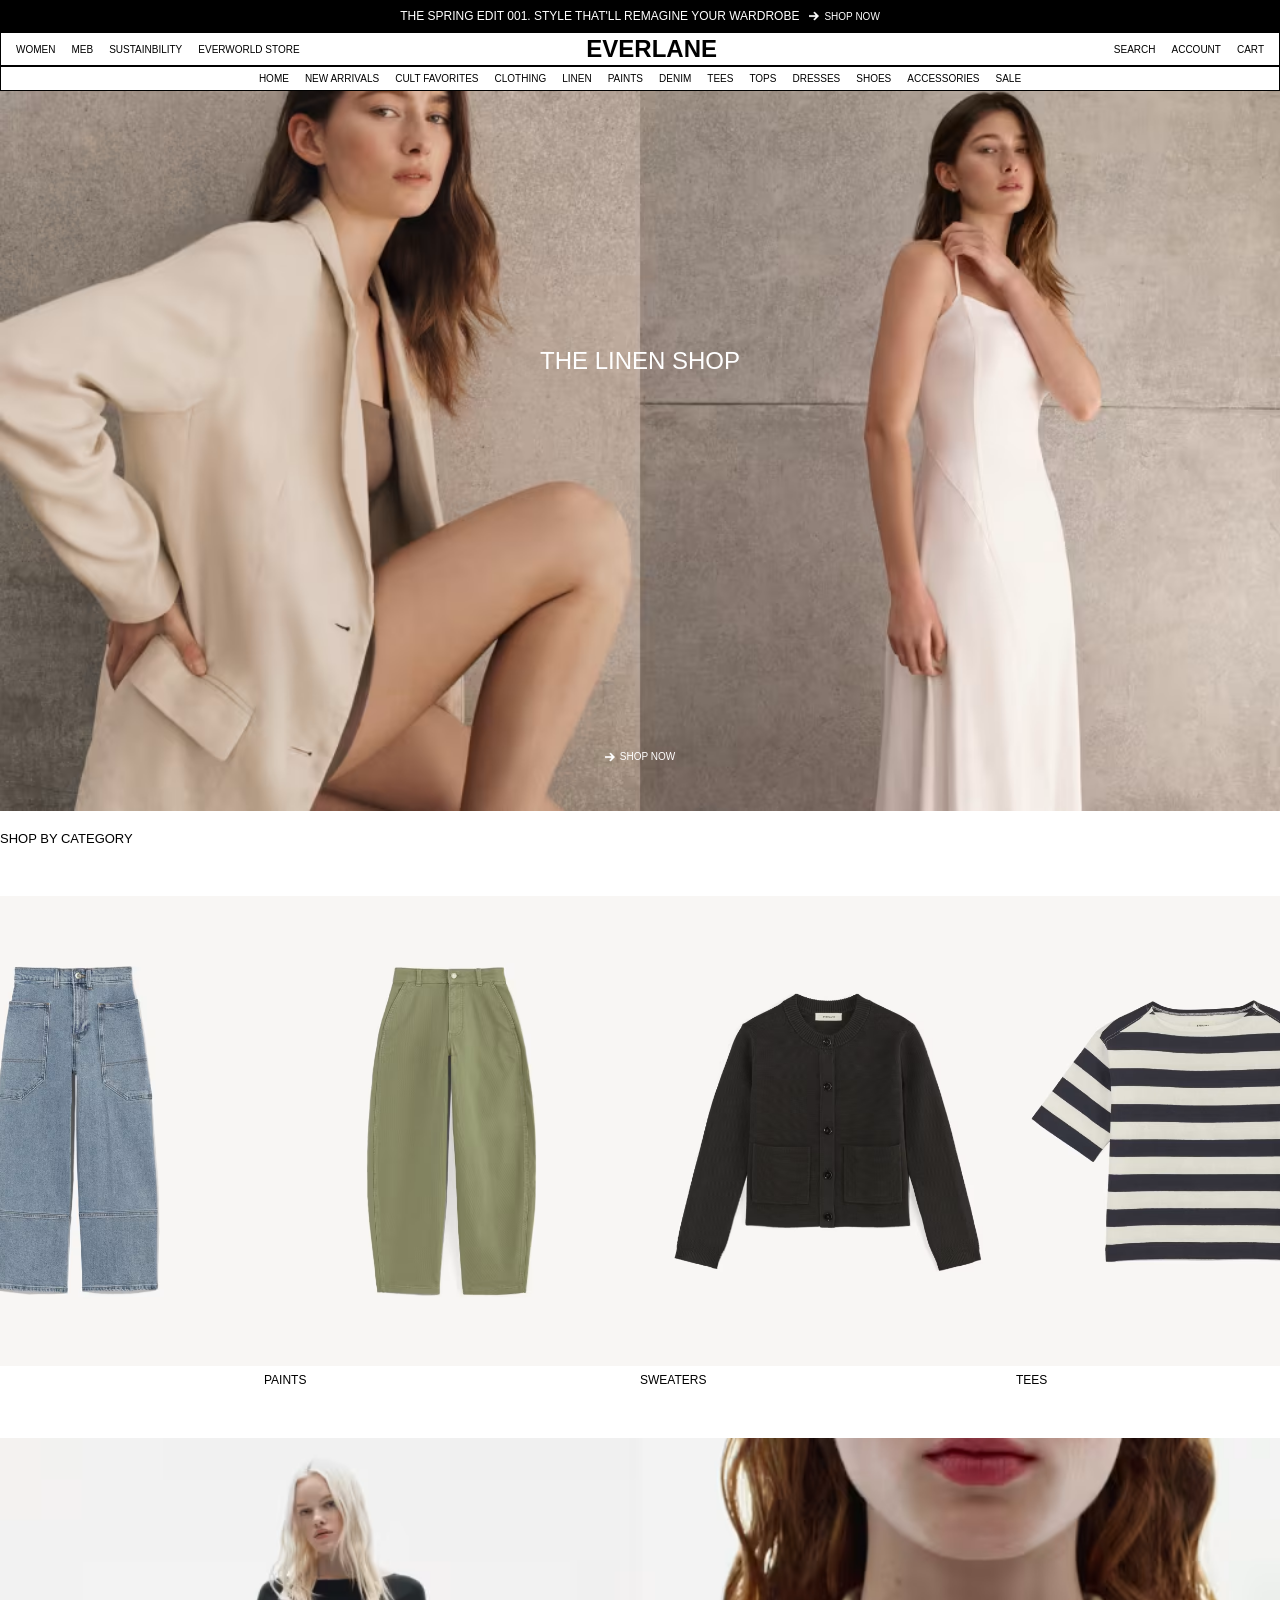
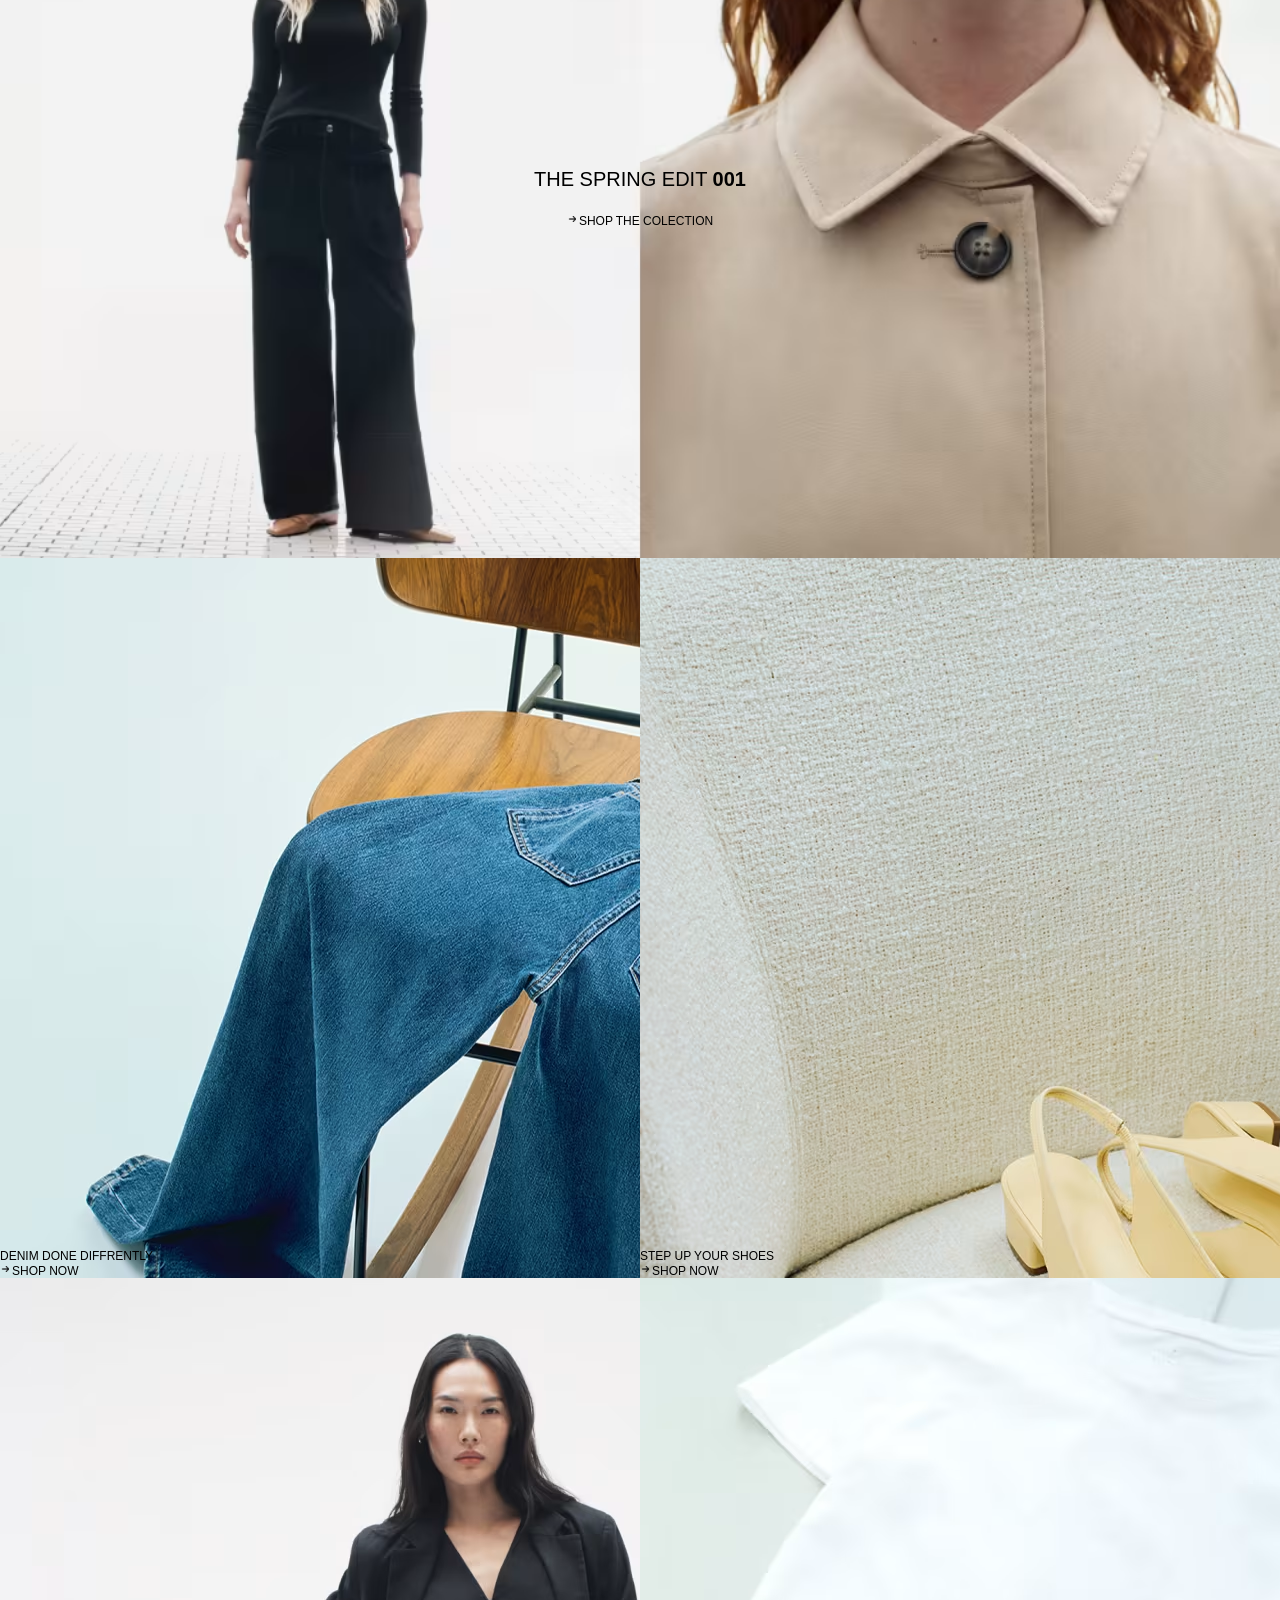
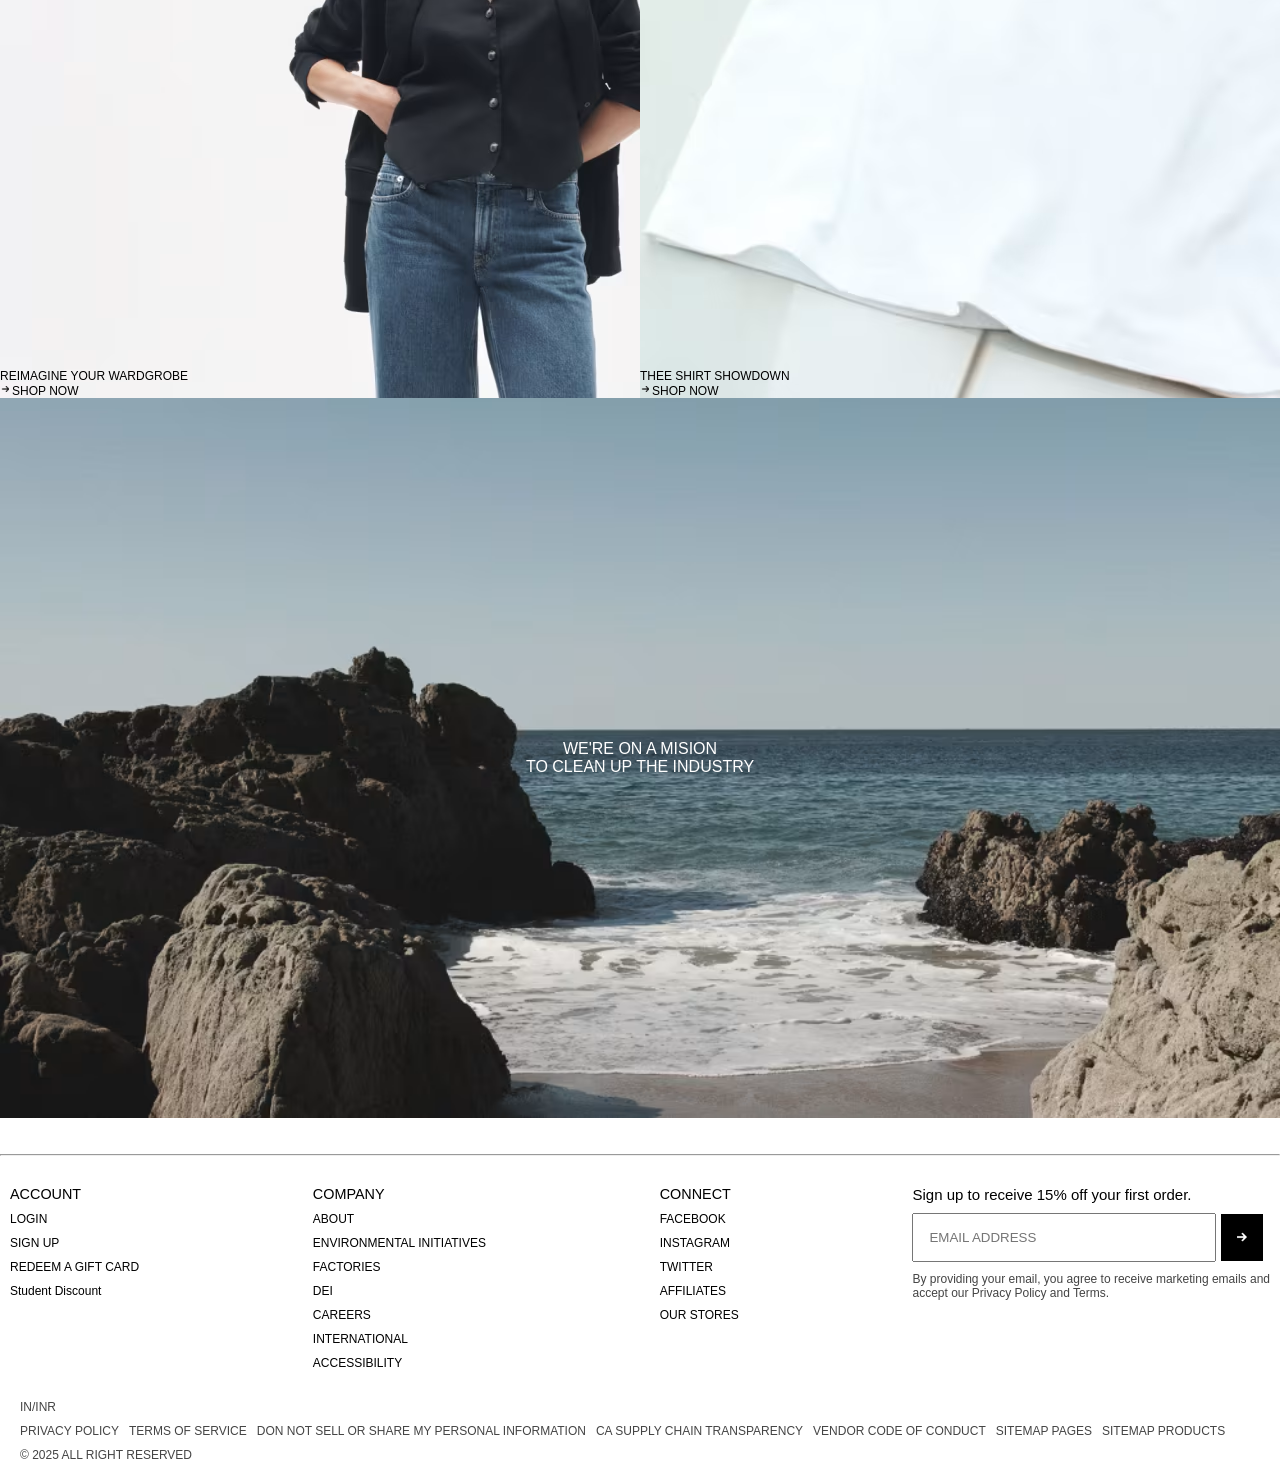
<file: Everlane/index.html>
<!DOCTYPE html>
<html lang="en">
<head>
    <meta charset="UTF-8">
    <meta name="viewport" content="width=device-width, initial-scale=1.0">
    <title>Everlane</title>
    <link rel="stylesheet" href="style.css">
     
</head>
<body>

    <header>
        <nav>
            <div class="nav1">
                <label for="">THE SPRING EDIT 001. STYLE THAT'LL REMAGINE YOUR WARDROBE</label>
                <button><img src="./assets/arrow-20-512.png" alt=""> SHOP NOW</button>

            </div>

            <div class="nav2">
                <div class="navlink1 link">
                    <a href="">WOMEN</a>
                    <a href="">MEB</a>
                    <a href="">SUSTAINBILITY</a>
                    <a href="">EVERWORLD STORE</a>
                </div>

                <div class="logo">
                    <h1>EVERLANE</h1>
                </div>

                <div class="navlink2 link">
                    <a href="">SEARCH</a>
                    <a href="">ACCOUNT</a>
                    <a href="">CART</a>
                </div>
            </div>

            <div class="nav3">
                <div class="navlink3 link">
                    <a href="">HOME</a>
                    <a href="">NEW ARRIVALS</a>
                    <a href="">CULT FAVORITES</a>
                    <a href="">CLOTHING</a>
                    <a href="">LINEN</a>
                    <a href="">PAINTS</a>
                    <a href="">DENIM</a>
                    <a href="">TEES</a>
                    <a href="">TOPS</a>
                    <a href="">DRESSES</a>
                    <a href="">SHOES</a>
                    <a href="">ACCESSORIES</a>
                    <a href="">SALE</a>
                </div>
            </div>
          
        </nav>
    </header>

    <section id="home">
       
            <div class="heading">
                <h1>THE LINEN SHOP</h1>
            </div>
            <div class="home-btn">
            <a href=""><img src="./assets/arrow-20-512.png" alt="">SHOP NOW</a>
            </div>
    </section>

    <div class="cat">
        <p>SHOP BY CATEGORY</p>
    </div>
    
    <div class="item-container">
       
        <div class="item1">
            <img src="./assets/denim.avif" alt="">
            <label for="">DENIM</label>
        </div>
        <div class="item1">
            <img src="./assets/paints.avif" alt="">
            <label for="">PAINTS</label>
        </div>
        <div class="item1">
            <img src="./assets/sweter.avif" alt="">
            <label for="">SWEATERS</label>
        </div>
        <div class="item1">
            <img src="./assets/tees.avif" alt="">
            <label for="">TEES</label>
        </div>
    </div>

   
<div id="parent">
    <div class="div1">
        <h1>THE SPRING EDIT <span>001</span></h1>
        <div class="a">
            <a href=""><img src="./assets/arrow-small-right (1).png" alt="">SHOP THE COLECTION</a>
        </div>
       
    </div>
    <div class="div2">
        <p>DENIM DONE DIFFRENTLY</p>
        <a href=""><img src="./assets/arrow-small-right.png" alt="">SHOP NOW</a>
    </div>
    <div class="div3">
        <p>STEP UP YOUR SHOES</p>
        <a href=""><img src="./assets/arrow-small-right.png" alt="">SHOP NOW</a>
    </div>
    <div class="div4">
        <p>REIMAGINE YOUR WARDGROBE</p>
        <a href=""><img src="./assets/arrow-small-right.png" alt="">SHOP NOW</a>
    </div>
    <div class="div5">
        <p>THEE SHIRT SHOWDOWN</p>
        <a href=""><img src="./assets/arrow-small-right.png" alt="">SHOP NOW</a>
    </div>
</div>
<section class="bg">
    <h1 class="2nd">WE'RE ON A MISION<h1>
    <h1 class="1st">TO CLEAN UP THE INDUSTRY</h1>
</section>

<br>
<br>
<hr>
    <div class="footer">
        <div class="footer1">
            <h1>ACCOUNT</h1>
            <a href="">LOGIN</a>
            <a href="">SIGN UP</a>
            <a href="">REDEEM A GIFT CARD</a>
            <a href="">Student Discount</a>
            
        </div>
        <div class="footer2">
            <h1>COMPANY</h1>
            <a href="">ABOUT</a>
            <a href="">ENVIRONMENTAL INITIATIVES</a>
            <a href="">FACTORIES</a>
            <a href="">DEI</a>
            <a href="">CAREERS</a>
            <a href="">INTERNATIONAL</a>
            <a href="">ACCESSIBILITY</a>
            
        </div>
        <div class="footer3">
            <h1>CONNECT</h1>
            <a href="">FACEBOOK</a>
            <a href="">INSTAGRAM</a>
            <a href="">TWITTER</a>
            <a href="">AFFILIATES</a>
            <a href="">OUR STORES</a>
            </div>

        <div class="footer4">
            <p>Sign up to receive 15% off your first order.</p>
            <div class="input">
                <input type="text" placeholder="EMAIL ADDRESS">  
                <button type="button"><img src="./assets/arrow-20-512.png" alt=""></button>  
                </div>
           
            <p class="term">By providing your email, you agree to receive marketing emails and <br> accept our <a href="">Privacy Policy</a> and <a href="">Terms.</a></p>     
            </div>
 
    </div>

    <footer>
        <div class="ft">
            <div class="ft1">
                <p>IN/INR</p>
            </div>
    
            <div class="ft2">
                <a href="">PRIVACY POLICY</a>
                <a href="">TERMS OF SERVICE</a>
                <a href="">DON NOT SELL OR SHARE MY PERSONAL INFORMATION</a>
                <a href="">CA SUPPLY CHAIN TRANSPARENCY</a>
                <a href="">VENDOR CODE OF CONDUCT</a>
                <a href="">SITEMAP PAGES</a>
                <a href="">SITEMAP PRODUCTS</a>
            </div>
    
            <div class="ft3">
                <p>© 2025  ALL RIGHT RESERVED</p>
            </div> 
        </div>
      
    </footer>
    
</body>
</html>
</file>
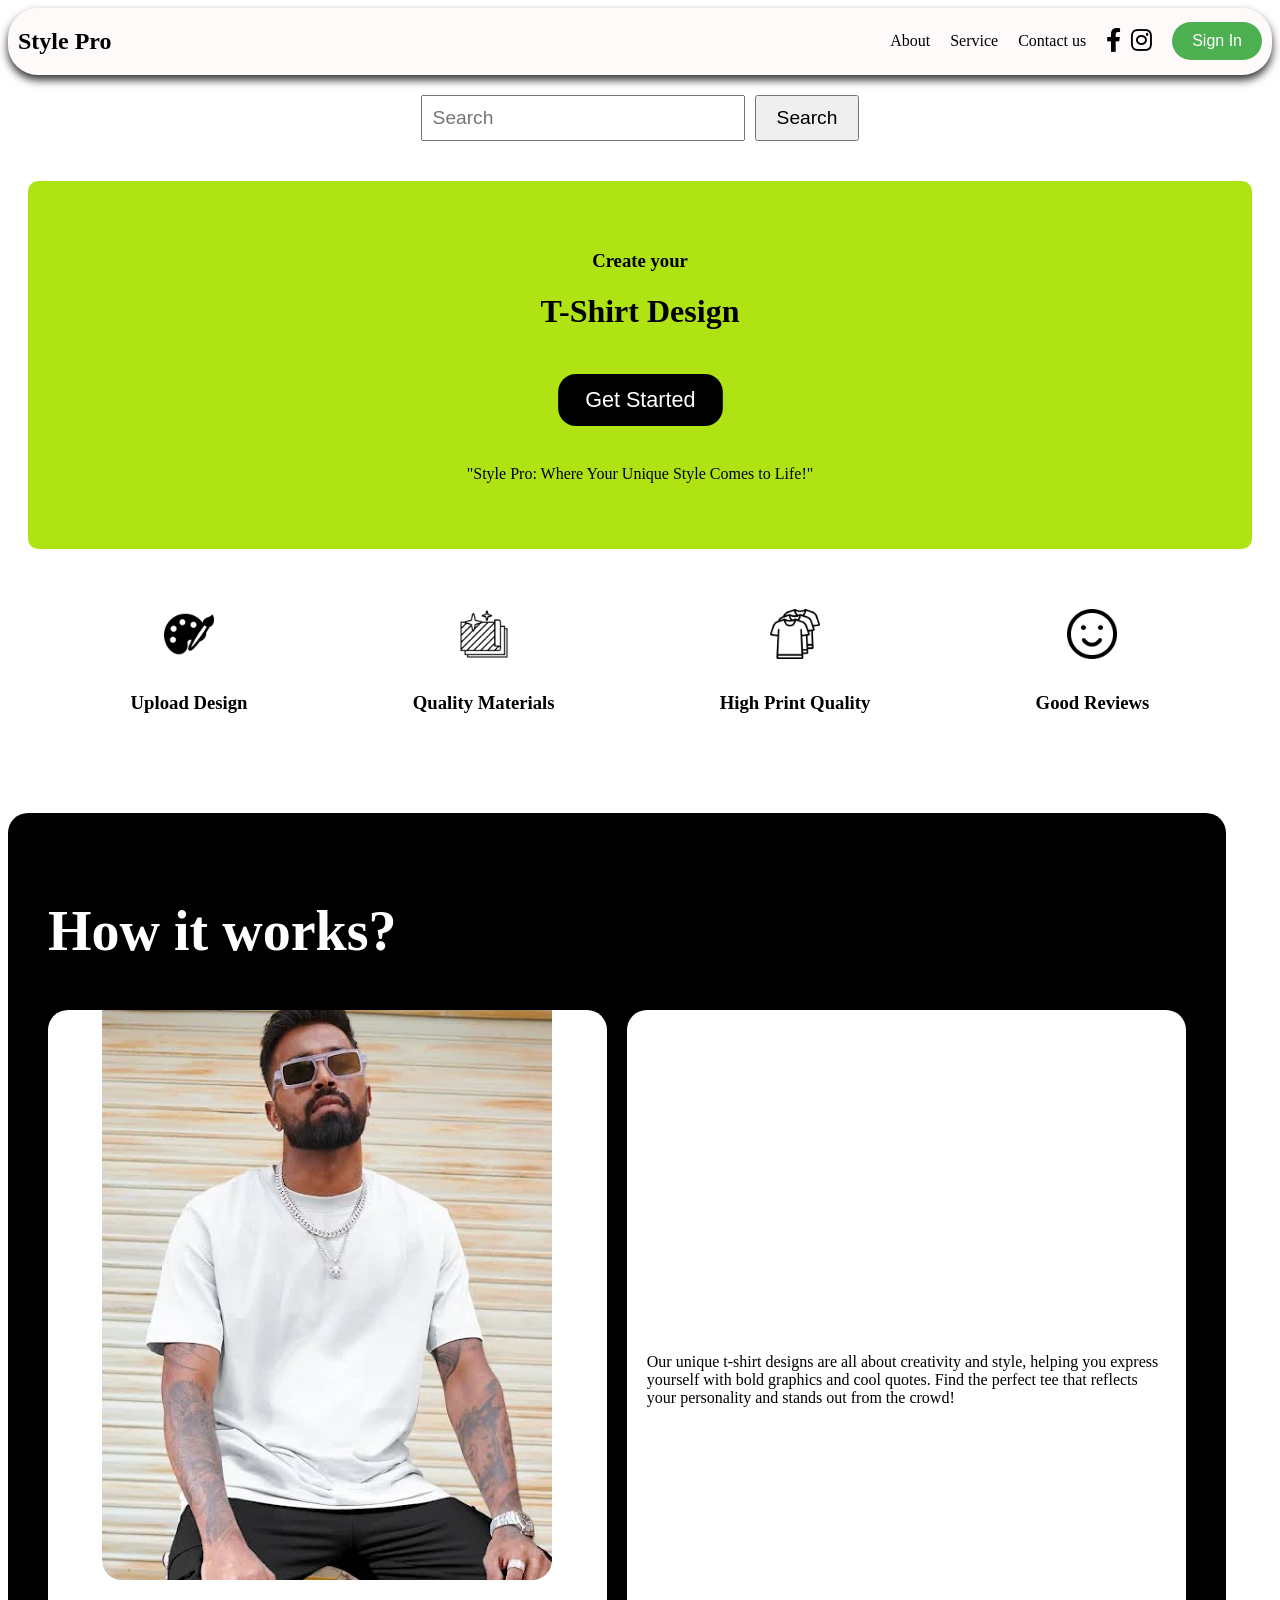
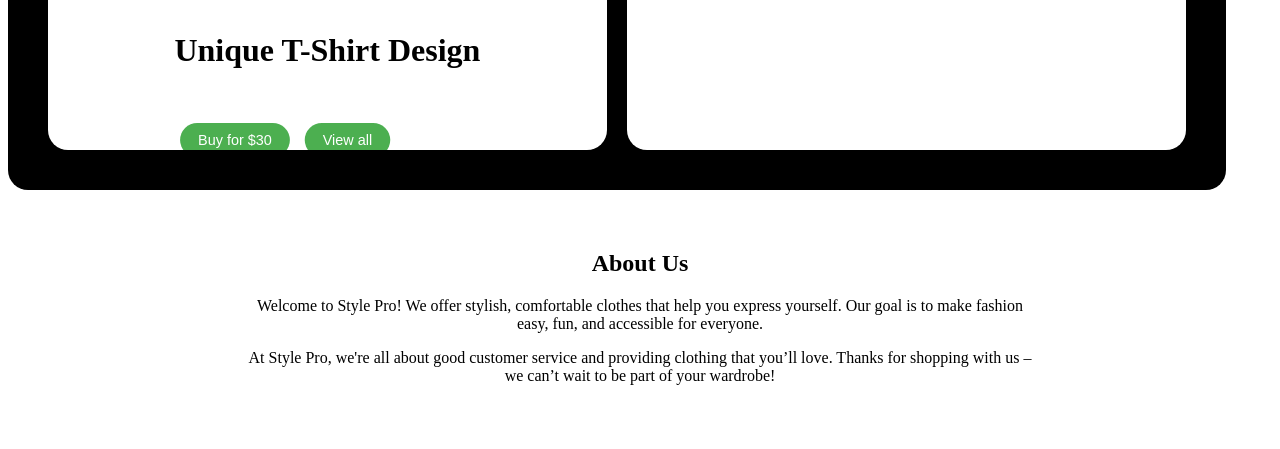
<file: Style Pro/stylepro.html>
<!DOCTYPE html>
<html lang="en">
<head>
    <meta charset="UTF-8">
    <meta name="viewport" content="width=device-width, initial-scale=1.0">
    <title>Style Pro</title>
    <link rel="stylesheet" href="https://cdnjs.cloudflare.com/ajax/libs/font-awesome/6.0.0-beta3/css/all.min.css">
    <style>
        .navbar {
            display: flex;
            justify-content: space-evenly;
            align-items: center;
            background-color: #fffafa;
            color: rgb(0, 0, 0);
            /* padding: 1px; */
            border-radius: 30px;
            box-shadow: 0 5px 9px #333;
        }
        /* .navbar h1 {
            font-size: 10px;
            margin-left: 20px;
            
        } */
        .navbar p {
            font-size: 1rem;
            cursor: pointer;
            transition: 0.9s;
        }
        .navbar p:hover {
            background-color: #f3f397;
            transform: scale(1.1);
            transition: transform 0.3s ease-in-out;
        }
        .navbar button {
            background-color: #4CAF50;
            color: white;
            border: none;
            padding: 10px 20px;
            cursor: pointer;
            font-size: 1rem;
            border-radius: 20px;
            margin-right: 10px;
        }
        .navbar button:hover {
            background-color: #37372c;
            transform: scale(1.1);
            transition: transform 0.3s ease-in-out;
        }
        .navbar .social-icons {
            display: flex;
            gap: 10px;
        }
        .navbar .social-icons a {
            color: rgb(0, 0, 0);
            font-size: 1.5rem;
        }
        .navbar .social-icons a:hover {
            color: #868456;
            transform: scale(1.1);
            transition: transform 0.3s ease-in-out;
        }
        .navbar .logo {
            /* font-size: 1.5rem; */
            margin-left: 10px;
        }
        .navbar .menu {
            display: flex;
            gap: 20px;
        }
        .search-bar {
            display: flex;
            justify-content: center;
            align-items: center;
            gap: 10px;
            padding: 20px;
        }  
        .green-box-section {
            background: rgb(175, 227, 19);
            text-align: center;
            padding: 50px;
            margin: 20px;
            border-radius: 10px;
        }
        .button {
            background: black;
            color: white;
            padding: 10px 20px;
            border: none;
            border-radius: 20px;
            margin: 20px 0;
            cursor: pointer;
            transition: transform 0.3s ease-in-out;
            transform: scale(0.9);
        }
        .button:hover {
            transform: scale(1.1);
        }
        .features {
            display: flex;
            justify-content: space-around;
            padding: 40px;
            text-align: center;
        }
        .feature-item img {
            width: 50px;
            margin-bottom: 10px;
        }
        .how-it-works {
            background: black;
            color: rgb(255, 255, 255);
            padding: 40px;
            border-radius: 20px;
            margin-top: 40px;
            height: 90%;
            width: 90%;
        button {
                background-color: #4CAF50;
                color: white;
                border: none;
                padding: 10px 20px;
                cursor: pointer;
                font-size: 1rem;
                border-radius: 20px;
                transition: transform 0.3s ease-in-out;
                transform: scale(0.9);
            }
         }
        .how-it-works:hover 
       img {
            transform: scale(1.1);
        }
        .product-section {
            display: flex; 
            gap: 20px; 
            justify-content: 
            center;
        }
        .fir-background {
            background: white; 
            width: 900px; 
            height: 700px; 
            display: flex; 
            flex-direction: column; 
            justify-content: center; 
            align-items: center; 
            border-radius: 20px; 
            overflow: hidden; 
            padding: 20px;
        }
        .sec-background {
            background: white; 
            width: 900px; 
            height: 700px; 
            border-radius: 20px; 
            display: flex; 
            flex-direction: column; 
            justify-content: center; 
            align-items: center; 
            padding: 20px;
        }
        .about-us {
            text-align: center;
            padding: 40px;
            max-width: 800px;
            margin: 0 auto;
        }
    </style>
</head>
<body>
    <section id="home-section">
        <div class="navbar">
            
            <div class="logo">
                <h2>Style Pro</h2>
            </div>

            <div style="margin-left: auto; display: flex; align-items: center; gap: 20px;">
                <div class="menu">
                    <p>About</p>
                    <p>Service</p>
                    <p>Contact us</p>
                </div>
                <div class="social-icons">
                    <a href="https://www.facebook.com" target="_blank"><i class="fab fa-facebook-f"></i></a>
                    <a href="https://www.instagram.com" target="_blank"><i class="fab fa-instagram"></i></a>
                </div>
                <button>Sign In</button>
            </div>
    </section>

    <section id="search-section">
        <div class="search-bar">
            <input type="text" placeholder="Search" style="font-size: 1.2rem; padding: 10px; width: 300px;">
            <button style="font-size: 1.2rem; padding: 10px 20px;">Search</button>
        </div>
    </section>


    <div class="green-box-section">
        <h3>Create your</h3>
        <h1>T-Shirt Design</h1>
        <button class="button" style="font-size: 1.5rem; padding: 15px 30px;">Get Started</button>
        <p>"Style Pro: Where Your Unique Style Comes to Life!"</p>
    </div>

    <div class="features">
        <div class="feature-item">
            <img src="paint-board-and-brush.png" alt="Upload Design">
            <h3>Upload Design</h3>
            
        </div>
        <div class="feature-item">
            <img src="advanced.png" alt="Quality Materials">
            <h3>Quality Materials</h3>
        </div>
        <div class="feature-item">
            <img src="tshirt.png" alt="High Print Quality">
            <h3>High Print Quality</h3>
        </div>
        <div class="feature-item">
            <img src="smile.png" alt="Good Reviews">
            <h3>Good Reviews</h3>
        </div>
    </div>


    <div class="how-it-works">
        <h2 style="font-size: 3.5rem;">How it works?</h2>
        <div class="product-section">

                <div class="fir-background">
                    <img src="shopping.webp" style="max-width: 100%; max-height: 90%; border-radius: 20px; transition: transform 0.5s ease-in-out;">
                    
                    <div style="margin-top: 20px;">
                        <h3 style="color: rgb(0, 0, 0); font-size: 2rem;">Unique T-Shirt Design</h3>
                        <button class="button">Buy for $30</button>
                        <button class="button">View all</button>
                    </div>
                </div>
                
                <div class="sec-background">
                    <p style="color: rgb(0, 0, 0); " >Our unique t-shirt designs are all about creativity and style, helping you express yourself with bold graphics and cool quotes. Find the perfect tee that reflects your personality and stands out from the crowd!</p>
                </div>
        </div>
    </div>


    <div class="about-us">
        <h2>About Us</h2>
        <p> Welcome to Style Pro! We offer stylish, comfortable clothes that help you express yourself. Our goal is to make fashion easy, fun, and accessible for everyone.
        </p> 
        <p> At Style Pro, we're all about good customer service and providing clothing that you’ll love. Thanks for shopping with us – we can’t wait to be part of your wardrobe!
        </p>
    </div>
    <script>
        document.querySelector('.navbar p:nth-child(1)').addEventListener('click', function() {
            document.querySelector('.about-us').scrollIntoView({ behavior: 'smooth' });
        });
    </script>
    
</body>
</html>
</file>
<file: Everlane/style.css>
*{
    margin: 0;
    padding: 0;
    box-sizing: border-box;
    font-family: Maison Neue Book, Helvetica, Arial, sans-serif;
    font-weight: inherit;
}

nav .nav1{
    height: 10px;
    display: flex;
    justify-content: center;
    align-items: center;
    padding: 1rem 0;
    background-color: black;
    color: white;
    gap: 10px;
    font-size: 12px;
    
}

nav .nav1 img{
    width: 10px;
    margin-right: 5px;
}

nav .nav1 button{
    display: flex;
    background-color: black;
    color: white;
     border: none;
    cursor: pointer;
    font-size: 10px;
    
}
 
nav .nav2{
    height: 15px;
    display: flex;
    justify-content: space-between;
    align-items: center;
    padding: 1rem 0;
    background-color: white;
    color: black;
    gap: 10px;
    /* font-size: 10px; */
    border: 1px solid black;
}

nav .nav2 .navlink1{
    display: flex;
    gap: 1rem;
    margin-left: 15px;
}

nav .nav2 .navlink2{
    display: flex;
    gap: 1rem;
    margin-right: 15px;
}

nav .nav2 .logo{
    display: flex;
    justify-content: center;
    align-items: center;
    margin-right: 7.2rem;
    
}

nav .nav2 .logo h1{
    font-size: 1.5rem;
    font-weight: 700;
    color: black;
    margin-left: 5px;
}

nav .nav3{
    height: 25px;
    display: flex;
    justify-content: center;
    border: 1px solid black;
}

nav .nav3 .navlink3{
    display: flex;
    justify-content: center;
    align-items: center;
    gap: 1rem;
}
  nav a{
    text-decoration: none;
    color: black;
    font-size: 10px;
    transition: 0.2s;
  }

  nav a:hover{
    /* color: red; */
    text-decoration: underline;
  }

  #home{
    height: 80vh;
    background-image: url(./assets/0d219171_ea15.avif);
    background-repeat: no-repeat;
    background-size: cover;
    /* background-position: center; */
  }
 
  #home .heading{
    display: flex;
    color : white;
    justify-content: center;
    align-items: center;
    height: 60vh;
    
  }

  #home .home-btn{
    display: flex;
    justify-content: center;
    align-items: center;
    font-size: 10px;
    margin-top: 120px;
  }
  #home .home-btn a{
    display: flex;
    justify-content: center;
    align-items: center;    
    text-decoration: none;
    color: white;
    gap: 5px;
  }

  #home .home-btn img{
    display: flex;
    height: 10px;
   
  }

  .cat p{
    margin-top: 20px;
    font-size: 13px;
  }

  .item-container{
    display: flex;
    justify-content: center;
    align-items: center;
    margin: 50px;
  }

  .item-container img{
    height: 470px;
     transition: 0.2s;  
  }

  .item-container img:hover{
    transform: scale(1.01);
  }

  .item-container label{
    font-size: 12px;
  }

  
#parent {
  display: grid;
  grid-template-columns: repeat(4, 1fr);
  grid-template-rows: repeat(6, 1fr);
  border-collapse: collapse;
}

#parent img{
  height: 12px;
  
}

#parent a{
  text-decoration: none;
  color: black;
  font-size: 12px;
  
}

#parent p{
  font-size: 12px;
   
}
  
#parent h1{
  font-size: 20px;
}

#parent span{
  font-weight: bold;
}

.div1 {
  grid-column: span 4 / span 4;
  grid-row: span 2 / span 2;
  background-image: url(./assets/img1.avif);
  background-repeat: no-repeat;
  height: 80vh;
  background-size: cover;
  display: flex;
  flex-direction: column;
  justify-content: center;
  align-items: center;
}
 
.div1 .a{
  margin-top: 20px;
}

.div2 {
  grid-column: span 2 / span 2;
  grid-row: span 2 / span 2;
  grid-row-start: 3;
  background-image: url(./assets/img2.avif); 
  display: flex;
  flex-direction: column;
  justify-content: flex-end;
  
}

.div3 {
  grid-column: span 2 / span 2;
  grid-row: span 2 / span 2;
  grid-column-start: 3;
  grid-row-start: 3;
  background-image: url(./assets/img3.avif);
  display: flex;
  flex-direction: column;
  justify-content: flex-end;
}

.div4 {
  grid-column: span 2 / span 2;
  grid-row: span 2 / span 2;
  grid-row-start: 5;
  background-image: url(./assets/img4.avif);
  display: flex;
  flex-direction: column;
  justify-content: flex-end;
}

.div5 {
  grid-column: span 2 / span 2;
  grid-row: span 2 / span 2;
  grid-column-start: 3;
  grid-row-start: 5;
  background-image: url(./assets/img5.avif);
  background-position: left;
  display: flex;
  flex-direction: column;
  justify-content: flex-end;
}

 
 
 .bg{
        background-image: url(./assets/bg2.avif);
        background-repeat: no-repeat;
        background-size: cover;
        height: 80vh;
        display: flex;
        flex-direction: column;
        justify-content: center;
        align-items: center;
 }

      .bg h1{
        color: white;
        font-size: 1rem;
        
      }

.footer{
  display: flex;
  margin-top:20px ;
  justify-content: space-between;
}

.footer1{
  display: flex;
   flex-direction: column;
   gap: 10px;
   margin: 10px;
}


.footer2{
  display: flex;
   flex-direction: column;
   gap: 10px;
   margin: 10px;
}


.footer3{
  display: flex;
   flex-direction: column;
   gap: 10px;
   margin: 10px;
}


.footer4{
  display: flex;
   flex-direction: column;
   gap: 10px;
   margin: 10px;
}

.footer4 img{
  height: 10px;
}

.footer4 .term{
   color: #444;
   font-size: 12px;
}

.footer h1{
  font-size: 0.9rem;
}

.footer p{
  font-size: 15px;
}

.footer a{
  text-decoration: none;
  color: black;
  font-size: 12px;
  transition: 0.2s;
}

.footer a:hover{
  text-decoration: underline;
}

.footer input{
  padding: 15px;
  width: 85%;

}

.footer button{
  padding: 16px;
  background-color: black;
  color: white;
  border: none;
  cursor: pointer;
}

.term a{
  color: #444;
}

 

.ft{
  display: flex;
 flex-direction: column;
  gap: 10px;
  margin: 20px;
  
}

.ft1{
  color: #444;
  font-size: 12px;
}

.ft2{
  display: flex;
  font-size: 12px;
  gap: 10px;
}

.ft2 a{
  text-decoration: none;
  color: #444;
  transition: 0.2s;
}

.ft2 a:hover{
  text-decoration: underline;
}

.ft3{
  display: flex;
  font-size: 12px;
  gap: 10px;
  color: #444;
}

/* ==== Responsive Breakpoints ==== */
@media (max-width: 768px) {
  nav .nav1 {
    font-size: 10px;
    flex-direction: column;
    gap: 5px;
    padding: 0.5rem;
  }

  nav .nav1 button {
    font-size: 8px;
  }

  nav .nav2 {
    padding: 0.5rem;
    flex-direction: row;
    position: sticky;
    top: 0;
    z-index: 999;
    transition: top 0.3s;
  }

  nav .nav2 .navlink1,
  nav .nav2 .navlink2 {
    display: none;
  }

  nav .nav2 .logo {
    margin: 0 auto;
  }

  nav .nav3 {
    display: none;
  }

  .item-container {
    flex-wrap: wrap;
    margin: 20px;
    gap: 10px;
  }

  .item1 {
    flex: 1 1 45%;
    text-align: center;
  }

  .item-container img {
    height: auto;
    width: 100%;
  }

  #parent {
    display: flex;
    flex-direction: column;
  }

  .div1, .div2, .div3, .div4, .div5 {
    height: 60vh;
    background-size: cover;
    background-position: center;
    padding: 20px;
  }

  .bg {
    height: 60vh;
    text-align: center;
  }

  .footer {
    flex-direction: column;
    gap: 30px;
  }

  .footer input {
    width: 100%;
  }

  .ft2 {
    flex-wrap: wrap;
  }

  .ft2 a {
    flex: 1 1 100%;
  }
}

/* ===== Scroll Up Hide Header on Mobile ===== */
@media (max-width: 768px) {
  .nav2 {
    position: fixed;
    top: 0;
    width: 100%;
    transition: top 0.4s ease;
  }
}
</file>
